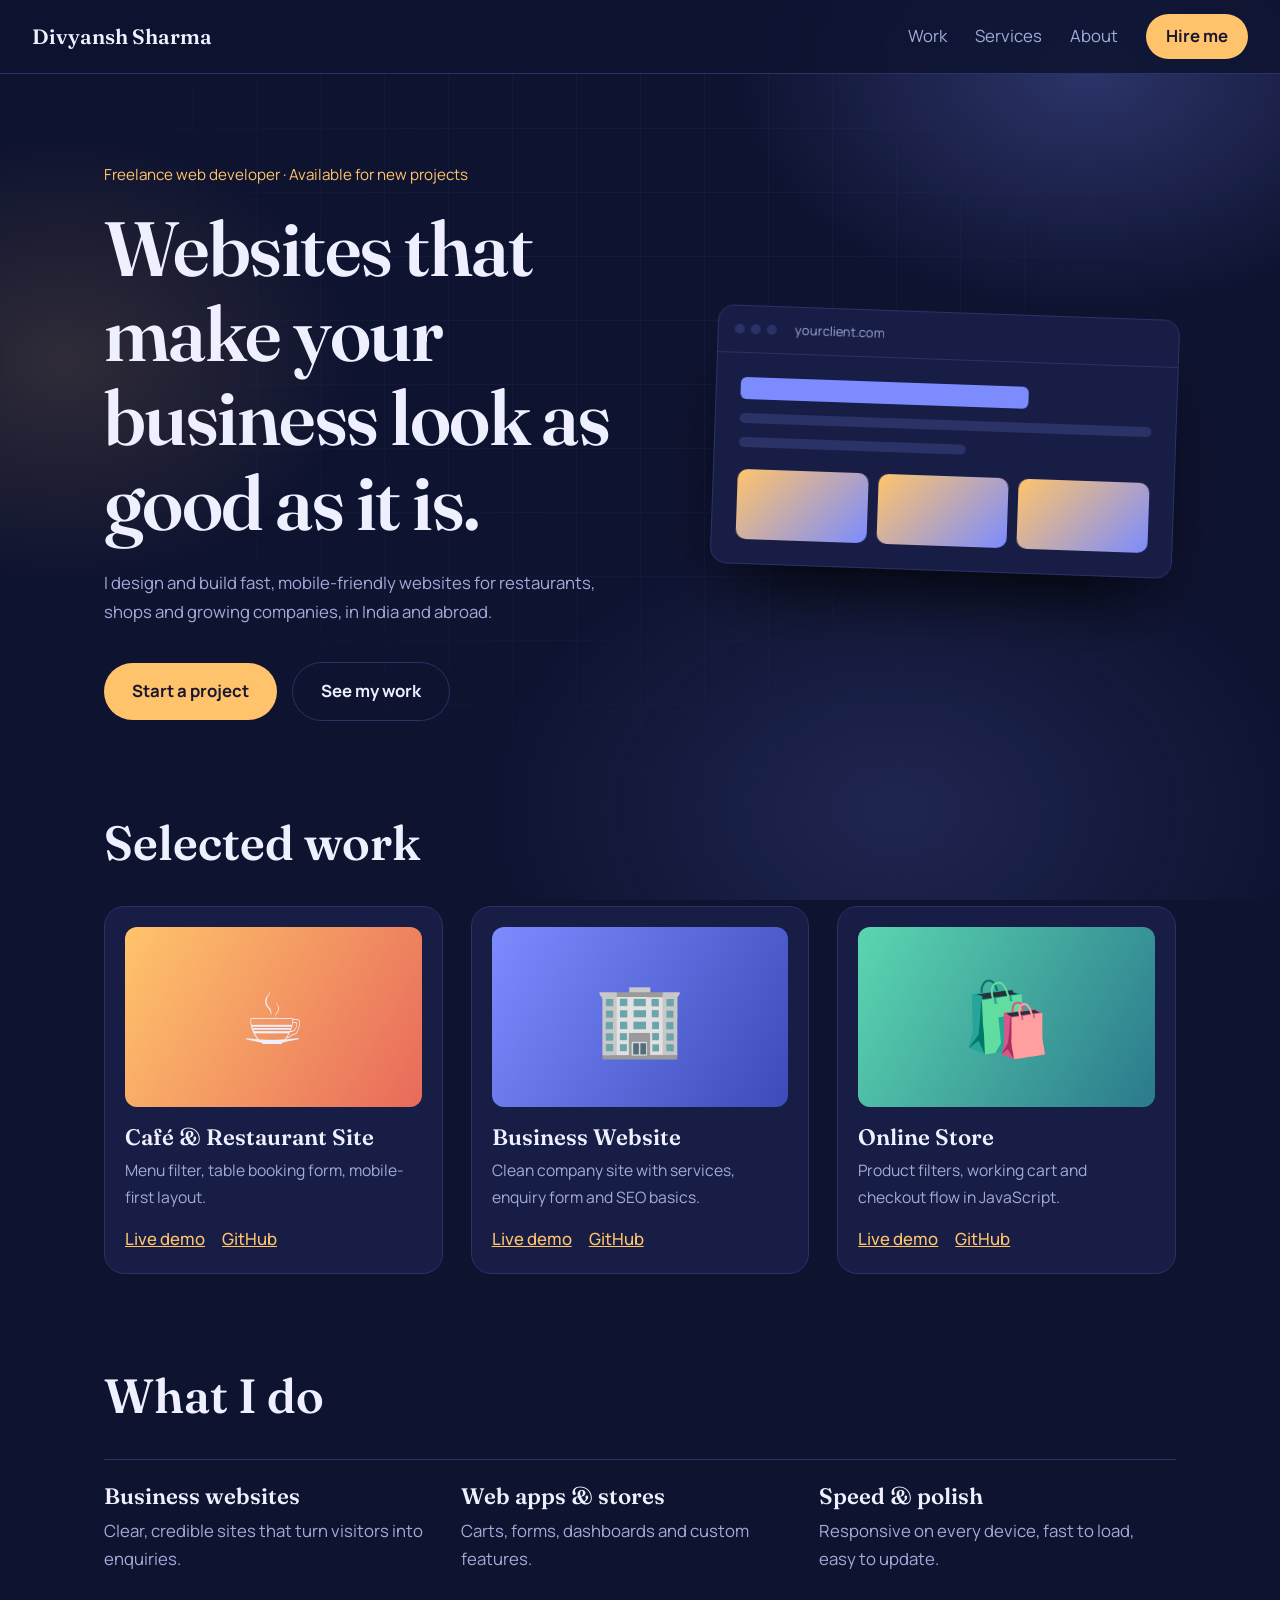
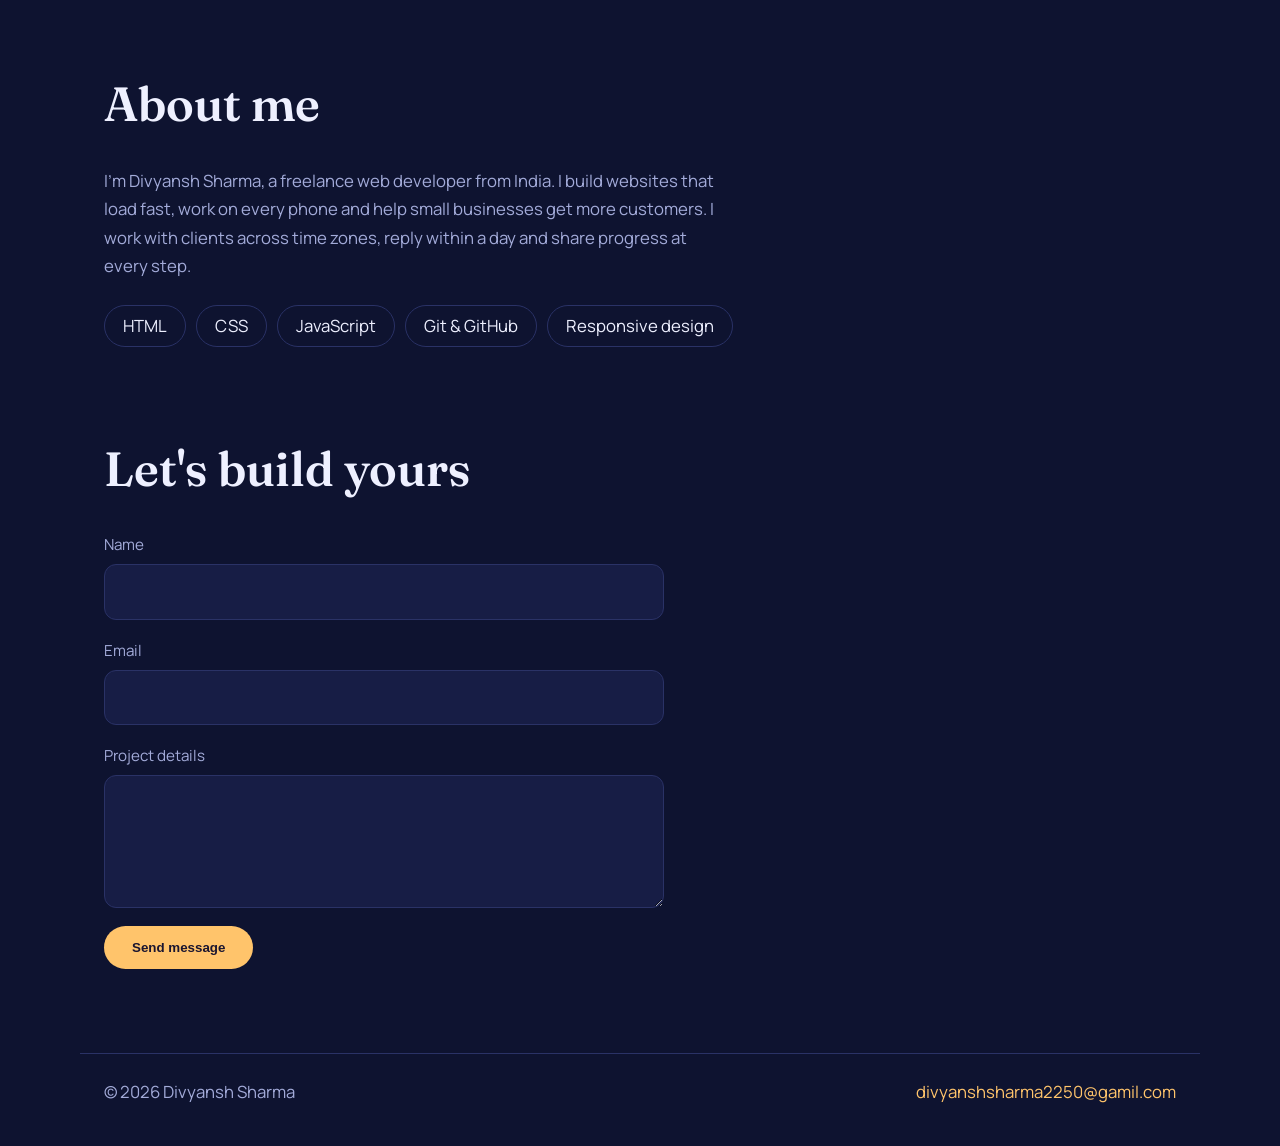
<file: index.html>
<!DOCTYPE html>
<html lang="en">
<head>
<meta charset="UTF-8">
<meta name="viewport" content="width=device-width, initial-scale=1">

<title>Divyansh Sharma — Freelance Web Developer</title>

<meta name="description" content="Freelance web developer building fast, responsive websites for businesses in India and worldwide.">

<link rel="preconnect" href="https://fonts.googleapis.com">
<link rel="preconnect" href="https://fonts.gstatic.com" crossorigin>

<link href="https://fonts.googleapis.com/css2?family=Fraunces:opsz,wght@9..144,400;9..144,600&family=Manrope:wght@400;500;700&display=swap" rel="stylesheet">

<link rel="stylesheet" href="style.css">
</head>

<body>

<header class="nav">
  <a class="logo" href="#top">Divyansh Sharma</a>

  <button class="burger" aria-label="Menu" aria-expanded="false">
    Menu
  </button>

  <nav id="menu">
    <a href="#work">Work</a>
    <a href="#services">Services</a>
    <a href="#about">About</a>
    <a class="btn small" href="#contact">Hire me</a>
  </nav>
</header>

<main id="top">

<section class="hero wrap">

  <div class="hero-text">

    <p class="tag">
      Freelance web developer · Available for new projects
    </p>

    <h1>
      Websites that make your business look as good as it is.
    </h1>

    <p class="lead">
      I design and build fast, mobile-friendly websites for restaurants,
      shops and growing companies, in India and abroad.
    </p>

    <div class="cta">
      <a class="btn" href="#contact">Start a project</a>
      <a class="btn ghost" href="#work">See my work</a>
    </div>

  </div>

  <div class="browser" aria-hidden="true">

    <div class="bar">
      <i></i>
      <i></i>
      <i></i>
      <span>yourclient.com</span>
    </div>

    <div class="screen">
      <b></b>
      <em></em>
      <em class="s"></em>

      <div class="tiles">
        <u></u>
        <u></u>
        <u></u>
      </div>
    </div>

  </div>

</section>


<section class="wrap" id="work">

  <h2>Selected work</h2>

  <div class="grid">

    <article class="card">

      <div class="thumb t1">☕</div>

      <h3>Café &amp; Restaurant Site</h3>

      <p>
        Menu filter, table booking form, mobile-first layout.
      </p>

      <a href="cafe.html">Live demo</a>

      <a
        href="https://github.com/divyansh-sharma613/Restaurant-Caf-Website"
        target="_blank"
        rel="noopener noreferrer"
      >
        GitHub
      </a>

    </article>


    <article class="card">

      <div class="thumb t2">🏢</div>

      <h3>Business Website</h3>

      <p>
        Clean company site with services, enquiry form and SEO basics.
      </p>

      <a href="business.html">Live demo</a>

      <a
        href="https://github.com/divyansh-sharma613/Business-Website"
        target="_blank"
        rel="noopener noreferrer"
      >
        GitHub
      </a>

    </article>


    <article class="card">

      <div class="thumb t3">🛍️</div>

      <h3>Online Store</h3>

      <p>
        Product filters, working cart and checkout flow in JavaScript.
      </p>

      <a href="store.html">Live demo</a>

      <a
        href="https://github.com/divyansh-sharma613/Online-store"
        target="_blank"
        rel="noopener noreferrer"
      >
        GitHub
      </a>

    </article>

  </div>

</section>


<section class="wrap" id="services">

  <h2>What I do</h2>

  <div class="list">

    <div>
      <h3>Business websites</h3>
      <p>
        Clear, credible sites that turn visitors into enquiries.
      </p>
    </div>

    <div>
      <h3>Web apps &amp; stores</h3>
      <p>
        Carts, forms, dashboards and custom features.
      </p>
    </div>

    <div>
      <h3>Speed &amp; polish</h3>
      <p>
        Responsive on every device, fast to load, easy to update.
      </p>
    </div>

  </div>

</section>


<section class="wrap about" id="about">

  <h2>About me</h2>

  <p>
    I'm Divyansh Sharma, a freelance web developer from India.
    I build websites that load fast, work on every phone and help
    small businesses get more customers. I work with clients across
    time zones, reply within a day and share progress at every step.
  </p>

  <ul class="skills">
    <li>HTML</li>
    <li>CSS</li>
    <li>JavaScript</li>
    <li>Git &amp; GitHub</li>
    <li>Responsive design</li>
  </ul>

</section>


<section class="wrap" id="contact">

  <h2>Let's build yours</h2>

  <form id="form" novalidate>

    <label>
      Name
      <input name="name" required>
    </label>

    <label>
      Email
      <input name="email" type="email" required>
    </label>

    <label>
      Project details
      <textarea name="msg" rows="4" required></textarea>
    </label>

    <button class="btn" type="submit">
      Send message
    </button>

    <p id="status" role="status"></p>

  </form>

</section>

</main>


<footer class="wrap foot">

  <span>
    © <span id="yr"></span> Divyansh Sharma
  </span>

  <a href="mailto:divyanshsharma2250@gamil.com">
    divyanshsharma2250@gamil.com
  </a>

</footer>


<script src="script.js"></script>

</body>
</html>
</file>
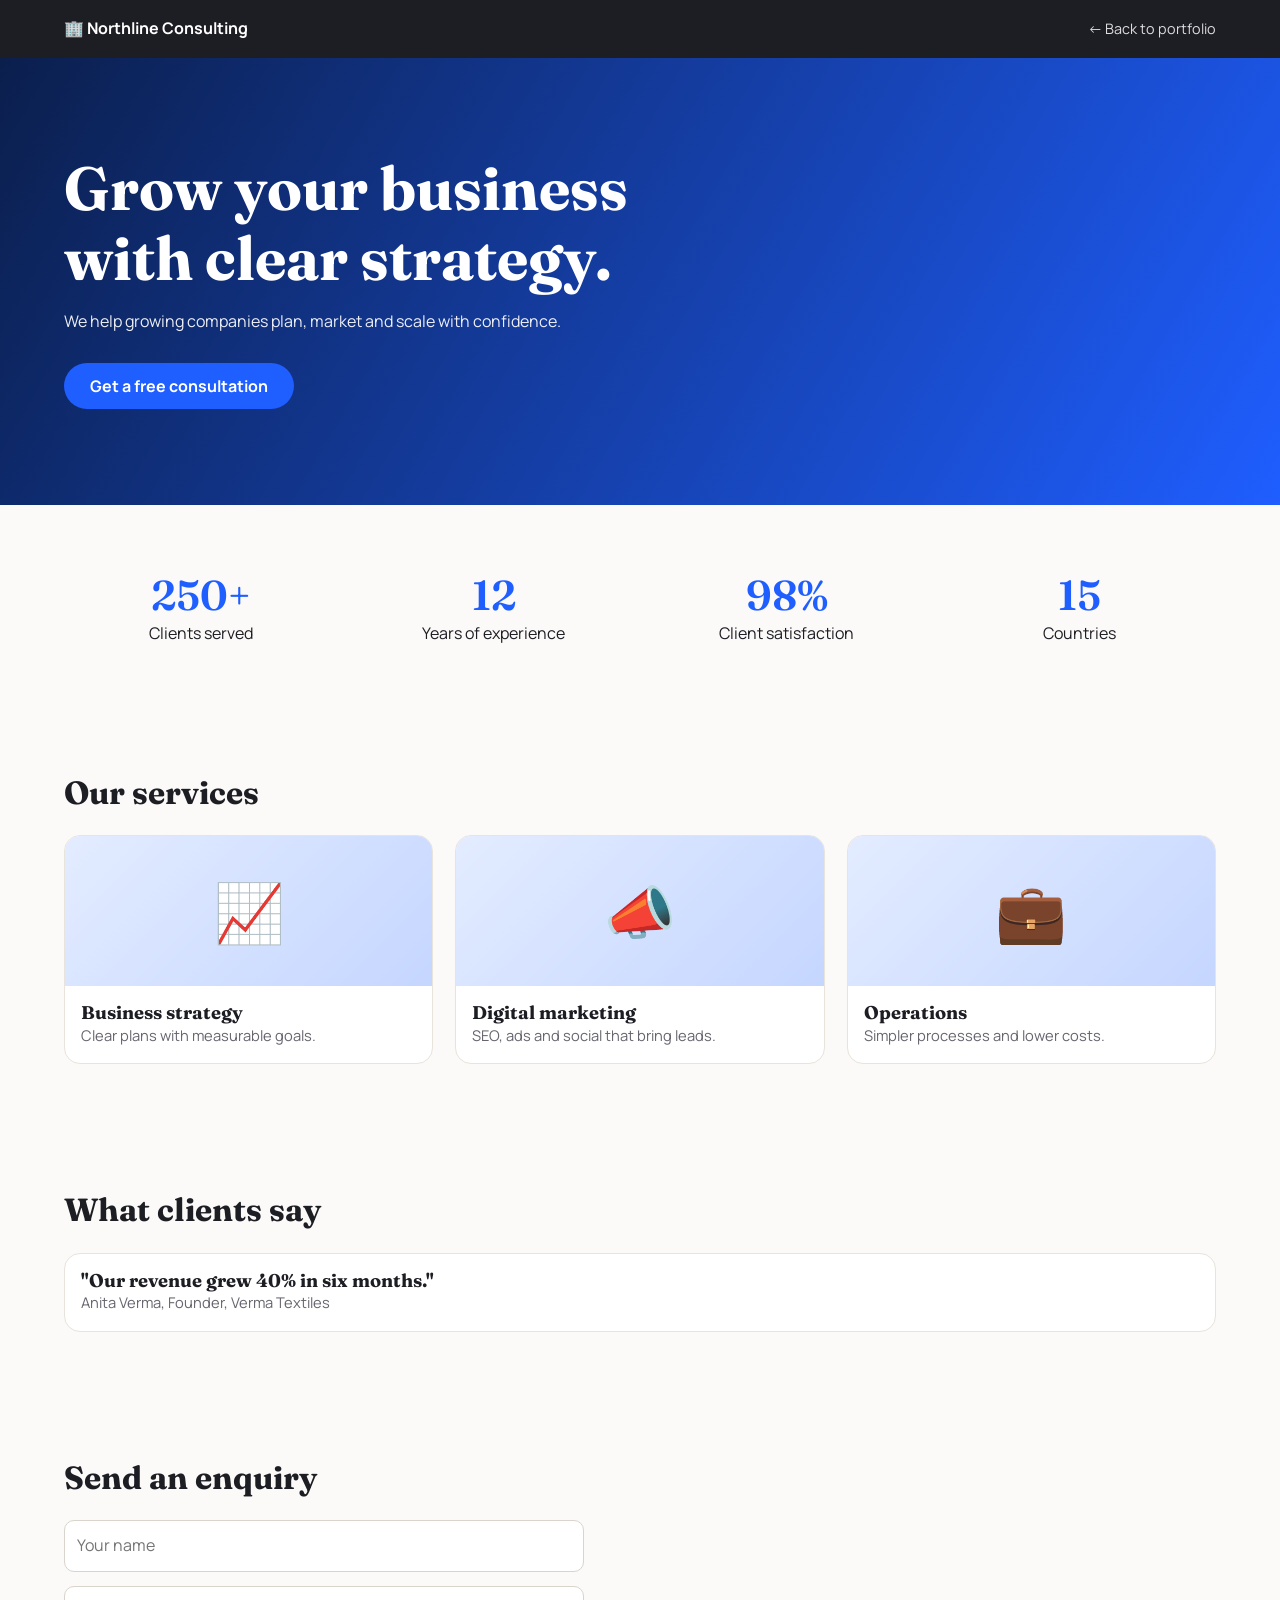
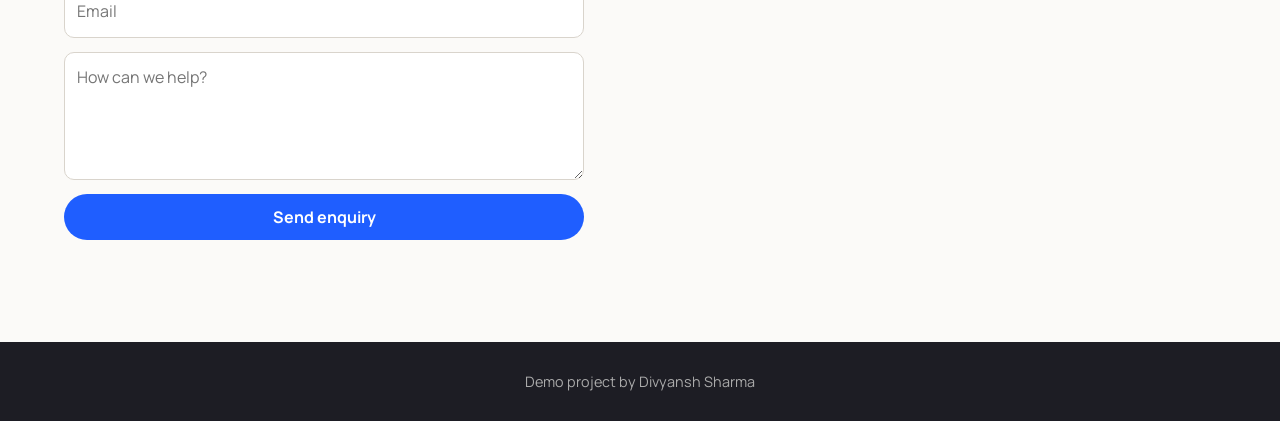
<file: business.html>
<!DOCTYPE html>
<html lang="en">

<head>

<meta charset="UTF-8">

<meta
  name="viewport"
  content="width=device-width, initial-scale=1"
>

<link
  href="https://fonts.googleapis.com/css2?family=Fraunces:wght@600&family=Manrope:wght@400;700&display=swap"
  rel="stylesheet"
>

<link rel="stylesheet" href="demo.css">

<title>Northline Consulting</title>

</head>

<body
  style="
    --a:#1f5eff;
    --hg:linear-gradient(120deg,#0b1f4d,#1f5eff);
    --ig:linear-gradient(135deg,#e3ecff,#c5d6ff);
  "
>

<div class="top">

  <b>🏢 Northline Consulting</b>

  <a href="index.html#work">
    ← Back to portfolio
  </a>

</div>


<div class="hero">

  <h1>
    Grow your business with clear strategy.
  </h1>

  <p>
    We help growing companies plan, market and scale with confidence.
  </p>

  <a class="btn" href="#contact">
    Get a free consultation
  </a>

</div>


<section>

  <div class="stats">

    <div>
      <b>250+</b>
      Clients served
    </div>

    <div>
      <b>12</b>
      Years of experience
    </div>

    <div>
      <b>98%</b>
      Client satisfaction
    </div>

    <div>
      <b>15</b>
      Countries
    </div>

  </div>

</section>


<section>

  <h2>Our services</h2>

  <div class="cards">

    <div class="item">

      <div class="img">📈</div>

      <div class="b">

        <h3>Business strategy</h3>

        <p>
          Clear plans with measurable goals.
        </p>

      </div>

    </div>


    <div class="item">

      <div class="img">📣</div>

      <div class="b">

        <h3>Digital marketing</h3>

        <p>
          SEO, ads and social that bring leads.
        </p>

      </div>

    </div>


    <div class="item">

      <div class="img">💼</div>

      <div class="b">

        <h3>Operations</h3>

        <p>
          Simpler processes and lower costs.
        </p>

      </div>

    </div>

  </div>

</section>


<section>

  <h2>What clients say</h2>

  <div class="item">

    <div class="b">

      <h3>
        "Our revenue grew 40% in six months."
      </h3>

      <p>
        Anita Verma, Founder, Verma Textiles
      </p>

    </div>

  </div>

</section>


<section id="contact">

  <h2>Send an enquiry</h2>

  <form id="f">

    <input
      id="n"
      placeholder="Your name"
      required
    >

    <input
      id="e"
      type="email"
      placeholder="Email"
      required
    >

    <textarea
      id="t"
      rows="4"
      placeholder="How can we help?"
      required
    ></textarea>

    <button class="btn">
      Send enquiry
    </button>

    <p id="msg"></p>

  </form>

</section>


<footer>
  Demo project by Divyansh Sharma
</footer>


<script>

const form = document.getElementById("f");
const nameInput = document.getElementById("n");
const emailInput = document.getElementById("e");
const textInput = document.getElementById("t");
const message = document.getElementById("msg");

form.addEventListener("submit", (event) => {

  event.preventDefault();

  const name = nameInput.value.trim();
  const email = emailInput.value.trim();
  const text = textInput.value.trim();

  const emailPattern =
    /^[^\s@]+@[^\s@]+\.[^\s@]+$/;

  if (
    !name ||
    !email ||
    !text ||
    !emailPattern.test(email)
  ) {

    message.textContent =
      "Please fill all fields with a valid email.";

    return;
  }

  message.textContent =
    `Thanks ${name}, we will reply within 24 hours.`;

  form.reset();

});

</script>

</body>
</html>
</file>
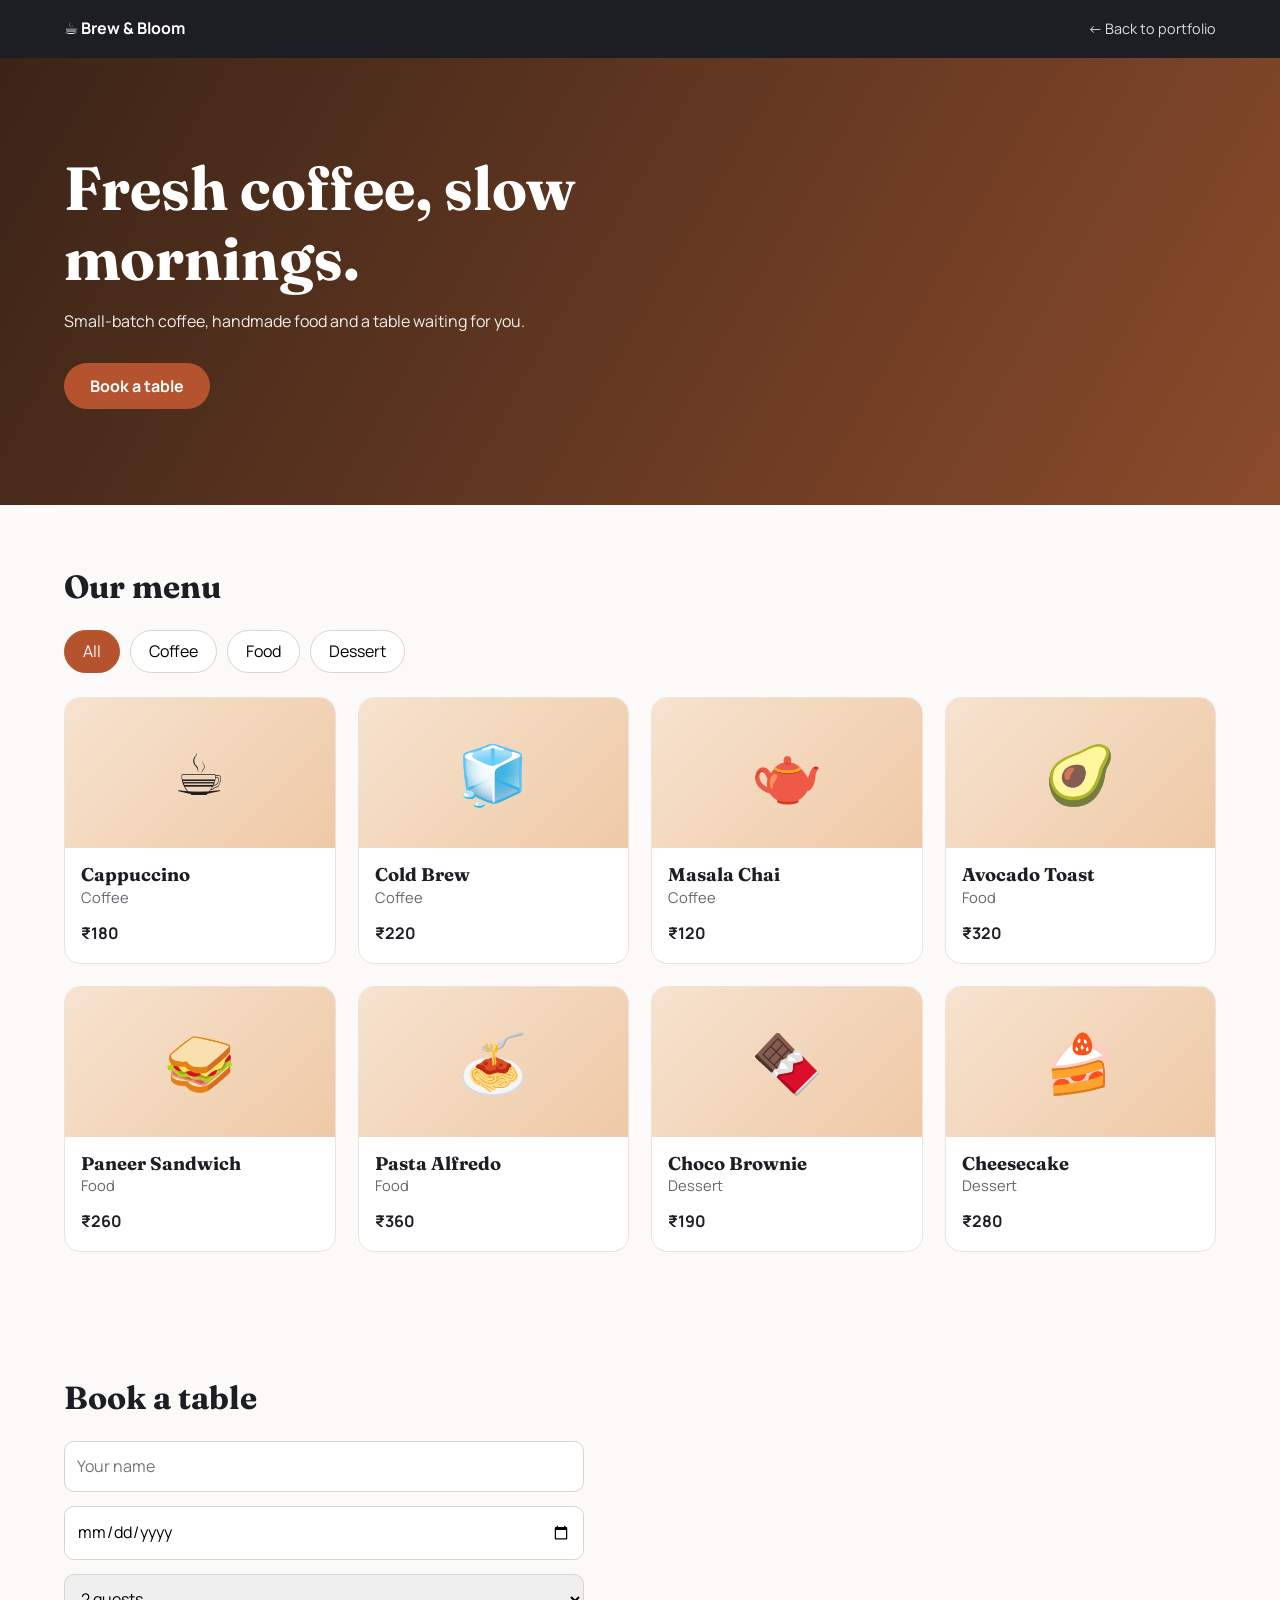
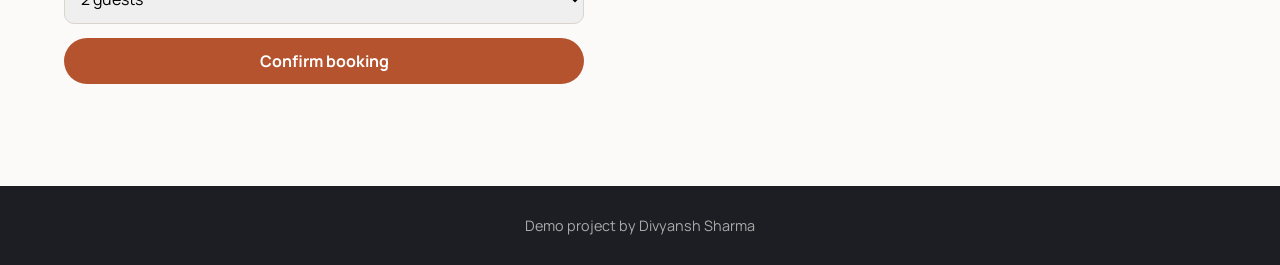
<file: cafe.html>
<!DOCTYPE html>
<html lang="en">

<head>

<meta charset="UTF-8">

<meta
  name="viewport"
  content="width=device-width, initial-scale=1"
>

<link
  href="https://fonts.googleapis.com/css2?family=Fraunces:wght@600&family=Manrope:wght@400;700&display=swap"
  rel="stylesheet"
>

<link rel="stylesheet" href="demo.css">

<title>Brew &amp; Bloom Café</title>

</head>

<body
  style="
    --a:#b5532f;
    --hg:linear-gradient(120deg,#3b2417,#8a4b2b);
    --ig:linear-gradient(135deg,#f6e3cf,#efc9a6);
  "
>

<div class="top">

  <b>☕ Brew &amp; Bloom</b>

  <a href="index.html#work">
    ← Back to portfolio
  </a>

</div>


<div class="hero">

  <h1>
    Fresh coffee, slow mornings.
  </h1>

  <p>
    Small-batch coffee, handmade food and a table waiting for you.
  </p>

  <a class="btn" href="#book">
    Book a table
  </a>

</div>


<section>

  <h2>Our menu</h2>

  <div
    class="tabs"
    id="tabs"
  ></div>

  <div
    class="cards"
    id="menu"
  ></div>

</section>


<section id="book">

  <h2>Book a table</h2>

  <form id="f">

    <input
      id="n"
      placeholder="Your name"
      required
    >

    <input
      id="d"
      type="date"
      required
    >

    <select id="g">

      <option>2 guests</option>
      <option>4 guests</option>
      <option>6 guests</option>

    </select>

    <button class="btn">
      Confirm booking
    </button>

    <p id="msg"></p>

  </form>

</section>


<footer>
  Demo project by Divyansh Sharma
</footer>


<script>

const M = [
  ["Cappuccino", "Coffee", 180, "☕"],
  ["Cold Brew", "Coffee", 220, "🧊"],
  ["Masala Chai", "Coffee", 120, "🫖"],
  ["Avocado Toast", "Food", 320, "🥑"],
  ["Paneer Sandwich", "Food", 260, "🥪"],
  ["Pasta Alfredo", "Food", 360, "🍝"],
  ["Choco Brownie", "Dessert", 190, "🍫"],
  ["Cheesecake", "Dessert", 280, "🍰"]
];

const categories = [
  "All",
  "Coffee",
  "Food",
  "Dessert"
];

const tabs = document.getElementById("tabs");
const menu = document.getElementById("menu");

function show(category) {

  tabs.innerHTML =
    categories
      .map((item) => `
        <button
          class="${item === category ? "on" : ""}"
          onclick="show('${item}')"
        >
          ${item}
        </button>
      `)
      .join("");

  menu.innerHTML =
    M
      .filter(
        (item) =>
          category === "All" ||
          item[1] === category
      )
      .map(
        (item) => `
          <div class="item">

            <div class="img">
              ${item[3]}
            </div>

            <div class="b">

              <h3>${item[0]}</h3>

              <p>${item[1]}</p>

              <div class="price">
                ₹${item[2]}
              </div>

            </div>

          </div>
        `
      )
      .join("");
}

show("All");


const form = document.getElementById("f");
const nameInput = document.getElementById("n");
const dateInput = document.getElementById("d");
const message = document.getElementById("msg");

form.addEventListener("submit", (event) => {

  event.preventDefault();

  const name = nameInput.value.trim();
  const date = dateInput.value;

  if (!name || !date) {

    message.textContent =
      "Please enter your name and date.";

    return;
  }

  message.textContent =
    `Table booked for ${name} on ${date}. See you soon!`;

  form.reset();

});

</script>

</body>
</html>
</file>
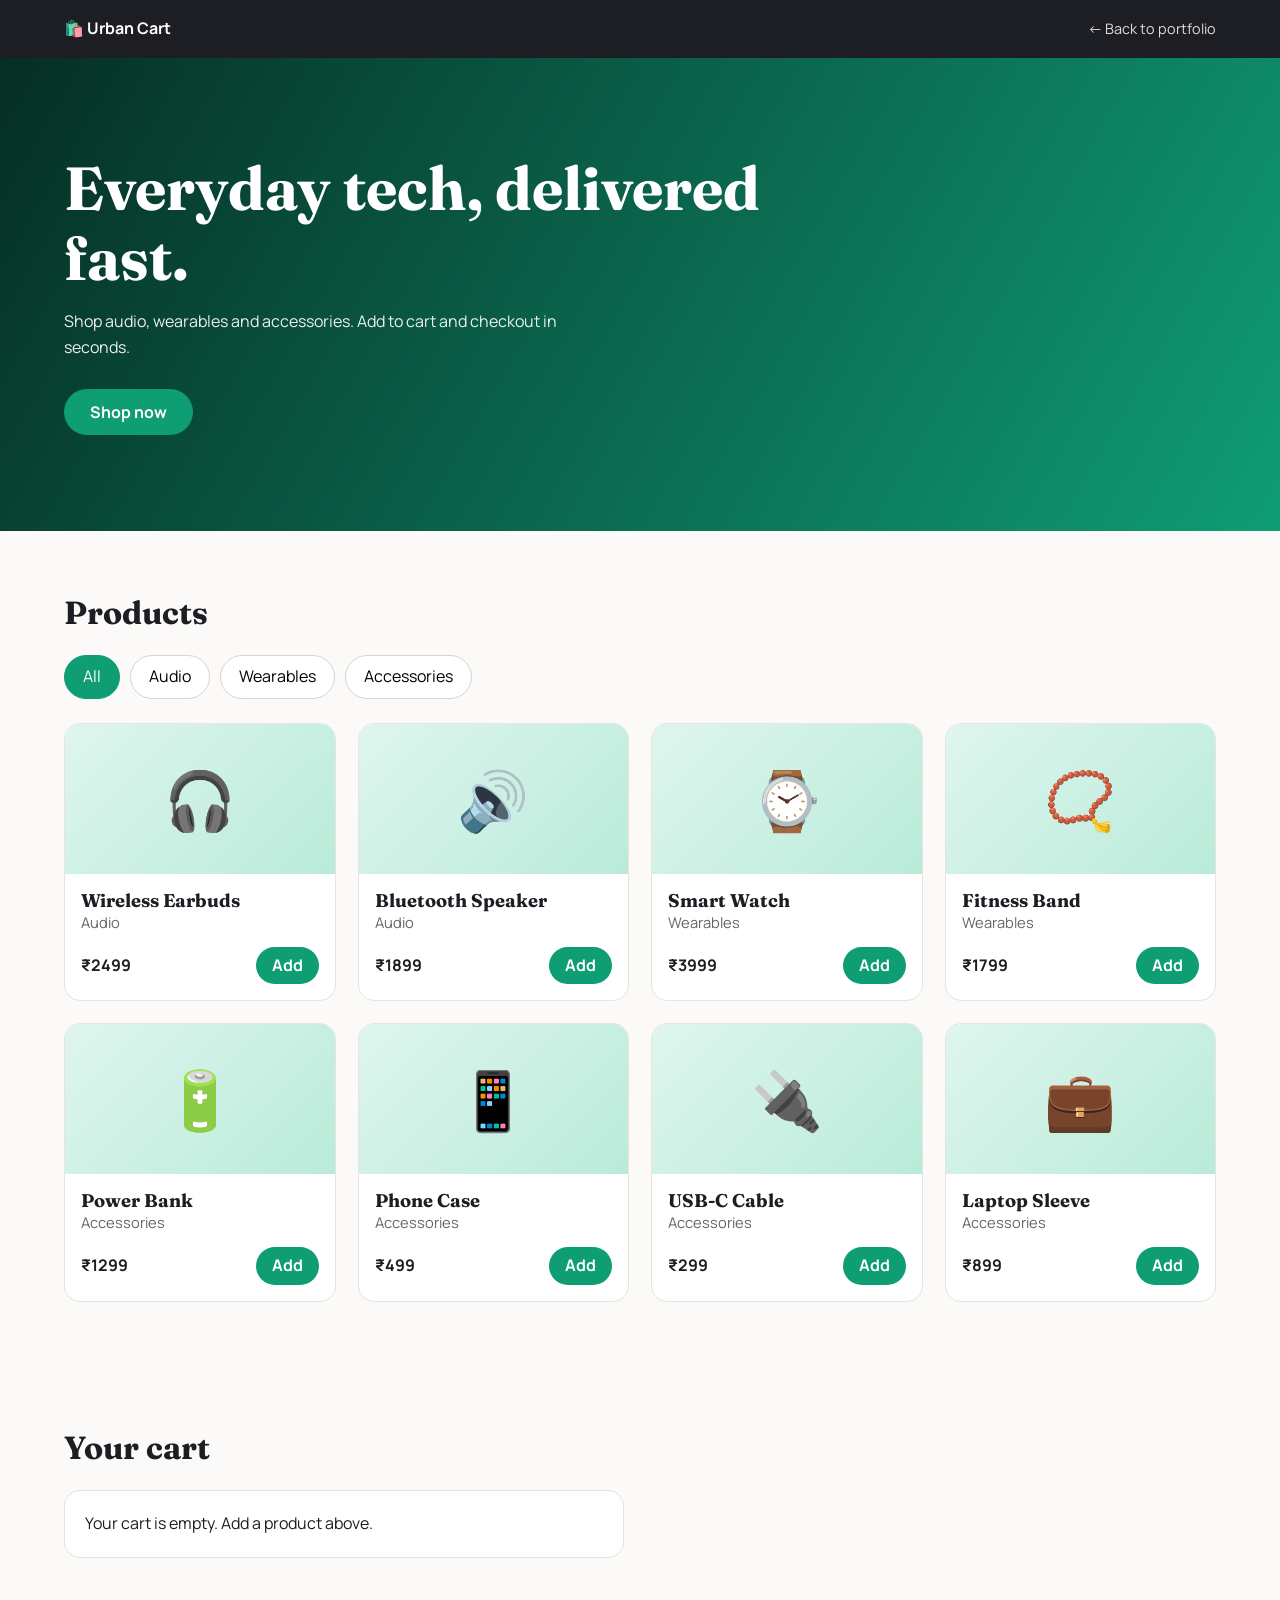
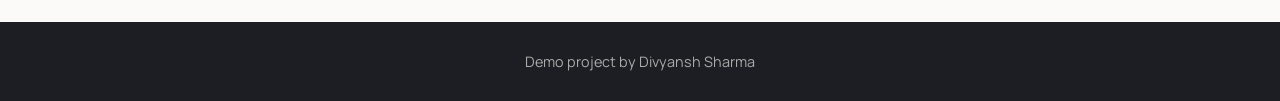
<file: store.html>
<!DOCTYPE html>
<html lang="en">

<head>

<meta charset="UTF-8">

<meta
  name="viewport"
  content="width=device-width, initial-scale=1"
>

<link
  href="https://fonts.googleapis.com/css2?family=Fraunces:wght@600&family=Manrope:wght@400;700&display=swap"
  rel="stylesheet"
>

<link rel="stylesheet" href="demo.css">

<title>Urban Cart</title>

</head>

<body
  style="
    --a:#0f9d74;
    --hg:linear-gradient(120deg,#062e25,#0f9d74);
    --ig:linear-gradient(135deg,#dff6ee,#b9ebd9);
  "
>

<div class="top">

  <b>🛍️ Urban Cart</b>

  <a href="index.html#work">
    ← Back to portfolio
  </a>

</div>


<div class="hero">

  <h1>
    Everyday tech, delivered fast.
  </h1>

  <p>
    Shop audio, wearables and accessories.
    Add to cart and checkout in seconds.
  </p>

  <a class="btn" href="#shop">
    Shop now
  </a>

</div>


<section id="shop">

  <h2>Products</h2>

  <div
    class="tabs"
    id="tabs"
  ></div>

  <div
    class="cards"
    id="grid"
  ></div>

</section>


<section>

  <h2>Your cart</h2>

  <div
    class="cart"
    id="cart"
  ></div>

</section>


<footer>
  Demo project by Divyansh Sharma
</footer>


<script>

const P = [
  ["Wireless Earbuds", "Audio", 2499, "🎧"],
  ["Bluetooth Speaker", "Audio", 1899, "🔊"],
  ["Smart Watch", "Wearables", 3999, "⌚"],
  ["Fitness Band", "Wearables", 1799, "📿"],
  ["Power Bank", "Accessories", 1299, "🔋"],
  ["Phone Case", "Accessories", 499, "📱"],
  ["USB-C Cable", "Accessories", 299, "🔌"],
  ["Laptop Sleeve", "Accessories", 899, "💼"]
];

const categories = [
  "All",
  "Audio",
  "Wearables",
  "Accessories"
];

let cart = {};

const tabs = document.getElementById("tabs");
const grid = document.getElementById("grid");
const cartElement = document.getElementById("cart");


function show(category) {

  tabs.innerHTML =
    categories
      .map(
        (item) => `
          <button
            class="${item === category ? "on" : ""}"
            onclick="show('${item}')"
          >
            ${item}
          </button>
        `
      )
      .join("");


  grid.innerHTML =
    P
      .map((product, index) => {

        if (
          category !== "All" &&
          product[1] !== category
        ) {
          return "";
        }

        return `
          <div class="item">

            <div class="img">
              ${product[3]}
            </div>

            <div class="b">

              <h3>${product[0]}</h3>

              <p>${product[1]}</p>

              <div class="price">

                ₹${product[2]}

                <button
                  onclick="add(${index}, 1)"
                >
                  Add
                </button>

              </div>

            </div>

          </div>
        `;

      })
      .join("");
}


function add(index, quantity) {

  cart[index] =
    (cart[index] || 0) + quantity;

  if (cart[index] <= 0) {
    delete cart[index];
  }

  draw();
}


function draw() {

  const keys =
    Object.keys(cart);

  if (!keys.length) {

    cartElement.innerHTML =
      "Your cart is empty. Add a product above.";

    return;
  }

  let total = 0;


  const itemsHTML =
    keys
      .map((index) => {

        const product = P[index];

        const quantity =
          cart[index];

        const itemTotal =
          product[2] * quantity;

        total += itemTotal;

        return `
          <div class="row">

            <span>
              ${product[3]}
              ${product[0]}
            </span>

            <span>

              <button
                onclick="add(${index}, -1)"
              >
                −
              </button>

              ${quantity}

              <button
                onclick="add(${index}, 1)"
              >
                +
              </button>

              ₹${itemTotal}

            </span>

          </div>
        `;

      })
      .join("");


  cartElement.innerHTML =
    itemsHTML +

    `
      <div class="row">

        <b>Total</b>

        <b>₹${total}</b>

      </div>

      <br>

      <button
        class="btn"
        id="checkoutBtn"
      >
        Checkout
      </button>
    `;


  document
    .getElementById("checkoutBtn")
    .addEventListener("click", () => {

      cart = {};

      cartElement.innerHTML =
        "Order placed! Thank you for shopping.";

    });

}


show("All");

draw();

</script>

</body>
</html>
</file>
<file: style.css>
:root {
  --bg: #0E1330;
  --surf: #171D45;
  --line: #2A3266;
  --text: #EEF0FF;
  --mute: #A3ABD9;
  --acc: #7C8CFF;
  --gold: #FFC46B;
}

* {
  box-sizing: border-box;
  margin: 0;
}

html {
  scroll-behavior: smooth;
  scroll-padding-top: 80px;
}

body {
  background: var(--bg);
  color: var(--text);
  font: 400 1.05rem/1.7 Manrope, system-ui, sans-serif;
  min-height: 100vh;
}

h1,
h2,
h3 {
  font-family: Fraunces, Georgia, serif;
  font-weight: 600;
  line-height: 1.1;
}

a {
  color: inherit;
}

.wrap {
  max-width: 1120px;
  margin: auto;
  padding: 96px 24px 0;
}

.nav {
  position: sticky;
  top: 0;
  z-index: 9;

  display: flex;
  justify-content: space-between;
  align-items: center;

  padding: 14px 32px;

  background: rgba(14, 19, 48, 0.85);

  backdrop-filter: blur(12px);

  border-bottom: 1px solid var(--line);
}

.logo {
  font: 600 1.3rem Fraunces, serif;
  text-decoration: none;
}

nav {
  display: flex;
  gap: 28px;
  align-items: center;
}

nav a {
  text-decoration: none;
  color: var(--mute);
  transition: color 0.2s;
}

nav a:hover {
  color: var(--text);
}

.burger {
  display: none;

  background: none;
  border: 1px solid var(--line);
  color: var(--text);

  padding: 6px 14px;
  border-radius: 99px;

  font: inherit;
}

.btn {
  display: inline-block;

  background: var(--gold);
  color: #1a1530 !important;

  padding: 14px 28px;
  border-radius: 99px;

  font-weight: 700;

  border: 0;
  cursor: pointer;

  text-decoration: none;

  transition: transform 0.2s;
}

.btn:hover {
  transform: translateY(-2px);
}

.btn.small {
  padding: 8px 20px;
}

.btn.ghost {
  background: none;
  color: var(--text) !important;

  border: 1px solid var(--line);

  margin-left: 12px;
}

:focus-visible {
  outline: 2px solid var(--acc);
  outline-offset: 3px;
}

.hero {
  display: grid;
  grid-template-columns: 1.2fr 1fr;

  gap: 56px;

  align-items: center;

  padding-top: 88px;
}

.tag {
  color: var(--gold);
  font-size: 0.95rem;
  margin-bottom: 20px;
}

h1 {
  font-size: clamp(2.6rem, 6vw, 4.8rem);
  letter-spacing: -0.02em;
}

.lead {
  color: var(--mute);
  max-width: 52ch;

  margin: 24px 0 36px;
}

.hero-text > * {
  animation: in 0.8s both;
}

.hero-text > *:nth-child(2) {
  animation-delay: 0.1s;
}

.hero-text > *:nth-child(3) {
  animation-delay: 0.2s;
}

.hero-text > *:nth-child(4) {
  animation-delay: 0.3s;
}

@keyframes in {
  from {
    opacity: 0;
    transform: translateY(24px);
  }
}

.browser {
  background: var(--surf);

  border: 1px solid var(--line);
  border-radius: 16px;

  box-shadow: 0 40px 80px -30px #000;

  transform: rotate(2deg);

  animation: float 6s ease-in-out infinite;
}

@keyframes float {
  50% {
    transform: rotate(2deg) translateY(-12px);
  }
}

.bar {
  display: flex;
  gap: 6px;
  align-items: center;

  padding: 12px 16px;

  border-bottom: 1px solid var(--line);
}

.bar i {
  width: 10px;
  height: 10px;

  border-radius: 50%;

  background: var(--line);
}

.bar span {
  margin-left: 12px;

  font-size: 0.8rem;
  color: var(--mute);
}

.screen {
  padding: 24px;
}

.screen b {
  display: block;

  height: 22px;
  width: 70%;

  background: var(--acc);

  border-radius: 6px;
}

.screen em {
  display: block;

  height: 10px;

  background: var(--line);

  border-radius: 6px;

  margin-top: 14px;
}

.screen em.s {
  width: 55%;
}

.tiles {
  display: grid;

  grid-template-columns: repeat(3, 1fr);

  gap: 10px;

  margin-top: 22px;
}

.tiles u {
  height: 70px;

  border-radius: 10px;

  background:
    linear-gradient(
      135deg,
      var(--gold),
      var(--acc)
    );
}

h2 {
  font-size: clamp(2rem, 4vw, 3rem);

  margin-bottom: 36px;
}

.grid {
  display: grid;

  grid-template-columns:
    repeat(auto-fit, minmax(280px, 1fr));

  gap: 28px;
}

.card {
  background: var(--surf);

  border: 1px solid var(--line);

  border-radius: 20px;

  padding: 20px;
}

.card h3 {
  font-size: 1.4rem;

  margin: 18px 0 8px;
}

.card p {
  color: var(--mute);

  margin-bottom: 14px;

  font-size: 0.98rem;
}

.card a {
  color: var(--gold);

  margin-right: 14px;

  font-weight: 500;
}

.thumb {
  height: 180px;

  border-radius: 12px;

  display: grid;
  place-items: center;

  font-size: 4.5rem;
}

.t1 {
  background:
    linear-gradient(120deg, #FFC46B, #E86A5B);
}

.t2 {
  background:
    linear-gradient(120deg, #7C8CFF, #3B4BB8);
}

.t3 {
  background:
    linear-gradient(120deg, #5BD6B0, #2B7A8C);
}

.list {
  display: grid;

  grid-template-columns:
    repeat(auto-fit, minmax(240px, 1fr));

  gap: 0;
}

.list div {
  padding: 8px 28px 8px 0;

  border-top: 1px solid var(--line);

  padding-top: 24px;
}

.list h3 {
  font-size: 1.4rem;

  margin-bottom: 8px;
}

.list p,
.about p {
  color: var(--mute);

  max-width: 62ch;
}

.skills {
  display: flex;

  flex-wrap: wrap;

  gap: 10px;

  list-style: none;

  padding: 0;

  margin-top: 24px;
}

.skills li {
  border: 1px solid var(--line);

  padding: 6px 18px;

  border-radius: 99px;
}

form {
  display: grid;

  gap: 18px;

  max-width: 560px;
}

label {
  display: grid;

  gap: 6px;

  color: var(--mute);

  font-size: 0.95rem;
}

input,
textarea {
  background: var(--surf);

  border: 1px solid var(--line);

  border-radius: 12px;

  padding: 14px;

  color: var(--text);

  font: inherit;
}

form .btn {
  justify-self: start;
}

#status {
  min-height: 1.5em;

  color: var(--gold);
}

.foot {
  display: flex;

  justify-content: space-between;

  align-items: center;

  gap: 20px;

  padding-bottom: 40px;

  margin-top: 40px;

  color: var(--mute);

  border-top: 1px solid var(--line);

  padding-top: 24px;
}

.foot a {
  color: var(--gold);
  text-decoration: none;
}

@media (max-width: 820px) {

  .hero {
    grid-template-columns: 1fr;

    padding-top: 48px;
  }

  .browser {
    display: none;
  }

  .burger {
    display: block;
  }

  nav {
    display: none;

    position: absolute;

    top: 100%;
    left: 0;
    right: 0;

    flex-direction: column;

    padding: 24px;

    background: var(--bg);

    border-bottom: 1px solid var(--line);
  }

  nav.open {
    display: flex;
  }

  .wrap {
    padding-top: 72px;
  }

  .foot {
    flex-direction: column;
    align-items: flex-start;
  }
}

@media (prefers-reduced-motion: reduce) {

  * {
    animation: none !important;
    scroll-behavior: auto;
  }
}

body::before {
  content: "";

  position: fixed;

  inset: 0;

  z-index: -1;

  background:
    radial-gradient(
      600px 400px at 85% 8%,
      rgba(124, 140, 255, 0.28),
      transparent 60%
    ),
    radial-gradient(
      500px 380px at 5% 40%,
      rgba(255, 196, 107, 0.14),
      transparent 60%
    ),
    radial-gradient(
      700px 500px at 70% 90%,
      rgba(124, 140, 255, 0.16),
      transparent 60%
    );
}

body::after {
  content: "";

  position: fixed;

  inset: 0;

  z-index: -1;

  pointer-events: none;

  background-image:
    linear-gradient(
      var(--line) 1px,
      transparent 1px
    ),
    linear-gradient(
      90deg,
      var(--line) 1px,
      transparent 1px
    );

  background-size: 64px 64px;

  opacity: 0.25;

  -webkit-mask-image:
    radial-gradient(
      ellipse at 50% 30%,
      #000 20%,
      transparent 75%
    );

  mask-image:
    radial-gradient(
      ellipse at 50% 30%,
      #000 20%,
      transparent 75%
    );
}
</file>
<file: demo.css>
* {
  box-sizing: border-box;
  margin: 0;
}

body {
  font: 1rem/1.6 Manrope, system-ui, sans-serif;

  color: #1d1d24;

  background: #fbfaf8;

  min-height: 100vh;
}

h1,
h2,
h3 {
  font-family: Fraunces, Georgia, serif;

  line-height: 1.15;
}

.top {
  display: flex;

  justify-content: space-between;

  align-items: center;

  padding: 16px 5%;

  background: #1d1d24;

  color: #fff;
}

.top a {
  color: #fff;

  text-decoration: none;

  font-size: 0.9rem;

  opacity: 0.85;
}

.top a:hover {
  opacity: 1;
}

.hero {
  padding: 96px 5%;

  background: var(--hg);

  color: #fff;
}

.hero h1 {
  font-size:
    clamp(2.2rem, 5vw, 3.8rem);

  max-width: 17ch;
}

.hero p {
  max-width: 52ch;

  margin: 16px 0 28px;

  opacity: 0.92;
}

.btn {
  display: inline-block;

  background: var(--a);

  color: #fff;

  border: 0;

  border-radius: 99px;

  padding: 12px 26px;

  font: 700 1rem Manrope, sans-serif;

  cursor: pointer;

  text-decoration: none;
}

.btn:hover {
  opacity: 0.9;
}

section {
  padding: 64px 5%;
}

h2 {
  font-size: 2rem;

  margin-bottom: 24px;
}

.tabs {
  display: flex;

  gap: 10px;

  flex-wrap: wrap;

  margin-bottom: 24px;
}

.tabs button {
  border: 1px solid #d9d4cc;

  background: #fff;

  border-radius: 99px;

  padding: 8px 18px;

  font: inherit;

  cursor: pointer;
}

.tabs .on {
  background: var(--a);

  color: #fff;

  border-color: var(--a);
}

.cards {
  display: grid;

  grid-template-columns:
    repeat(auto-fit, minmax(230px, 1fr));

  gap: 22px;
}

.item {
  background: #fff;

  border: 1px solid #e8e3db;

  border-radius: 16px;

  overflow: hidden;
}

.img {
  height: 150px;

  display: grid;

  place-items: center;

  font-size: 3.6rem;

  background: var(--ig);
}

.b {
  padding: 16px;
}

.b h3 {
  font-size: 1.15rem;
}

.b p {
  color: #66646e;

  font-size: 0.92rem;
}

.price {
  display: flex;

  justify-content: space-between;

  align-items: center;

  margin-top: 12px;

  font-weight: 700;
}

.price button {
  background: var(--a);

  color: #fff;

  border: 0;

  border-radius: 99px;

  padding: 6px 16px;

  cursor: pointer;

  font: inherit;
}

.stats {
  display: grid;

  grid-template-columns:
    repeat(auto-fit, minmax(150px, 1fr));

  gap: 20px;

  text-align: center;
}

.stats b {
  display: block;

  font:
    600 2.6rem Fraunces, serif;

  color: var(--a);
}

form {
  display: grid;

  gap: 14px;

  max-width: 520px;
}

input,
select,
textarea {
  padding: 12px;

  border: 1px solid #d9d4cc;

  border-radius: 10px;

  font: inherit;

  width: 100%;
}

input:focus,
select:focus,
textarea:focus {
  outline: 2px solid var(--a);

  outline-offset: 2px;
}

#msg {
  color: var(--a);

  font-weight: 700;

  min-height: 1.5em;
}

.cart {
  background: #fff;

  border: 1px solid #e8e3db;

  border-radius: 16px;

  padding: 20px;

  max-width: 560px;
}

.row {
  display: flex;

  justify-content: space-between;

  align-items: center;

  gap: 15px;

  padding: 10px 0;

  border-bottom: 1px solid #eee;
}

.row button {
  width: 28px;

  height: 28px;

  border-radius: 50%;

  border: 1px solid #ccc;

  background: #fff;

  cursor: pointer;
}

footer {
  padding: 28px 5%;

  background: #1d1d24;

  color: #aaa;

  text-align: center;

  font-size: 0.9rem;
}

@media (max-width: 600px) {

  .top {
    gap: 15px;
  }

  .top a {
    font-size: 0.8rem;
  }

  .hero {
    padding: 70px 5%;
  }

  section {
    padding: 50px 5%;
  }

  .row {
    align-items: flex-start;
  }
}
</file>
